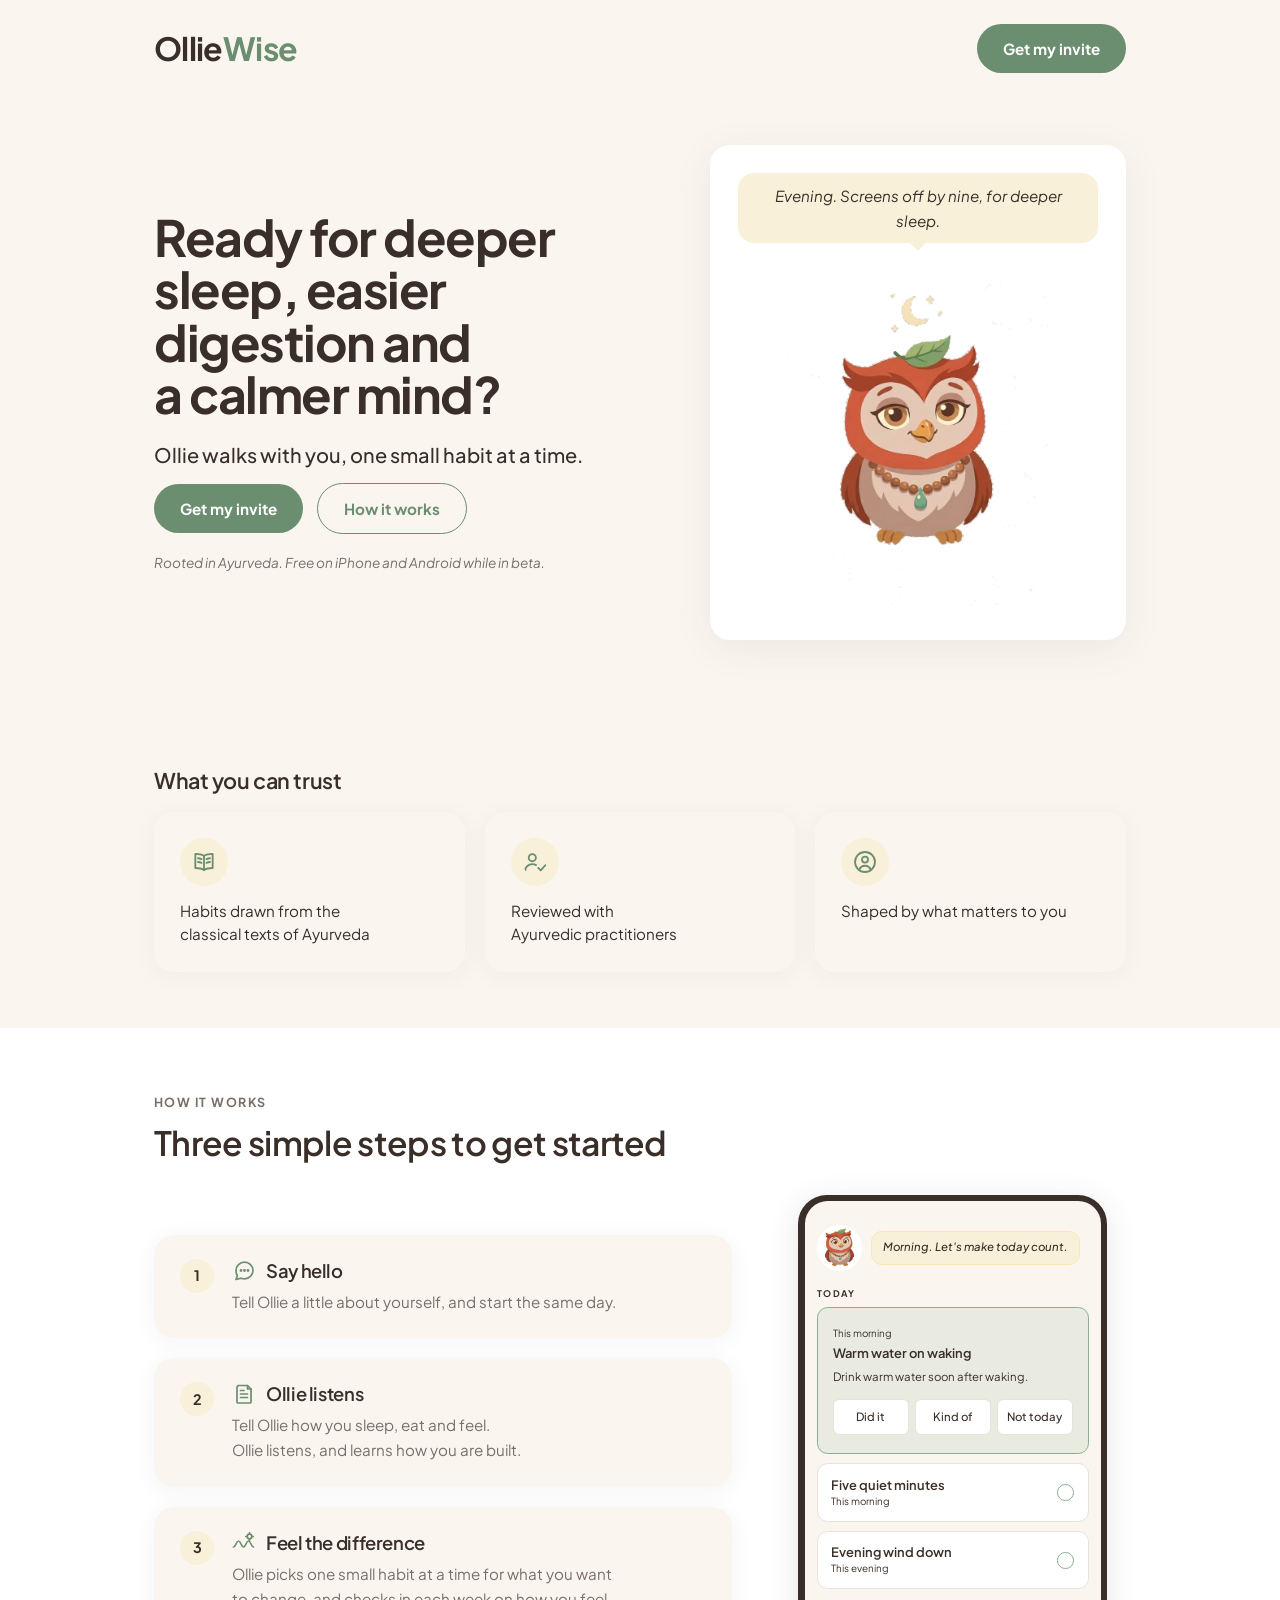
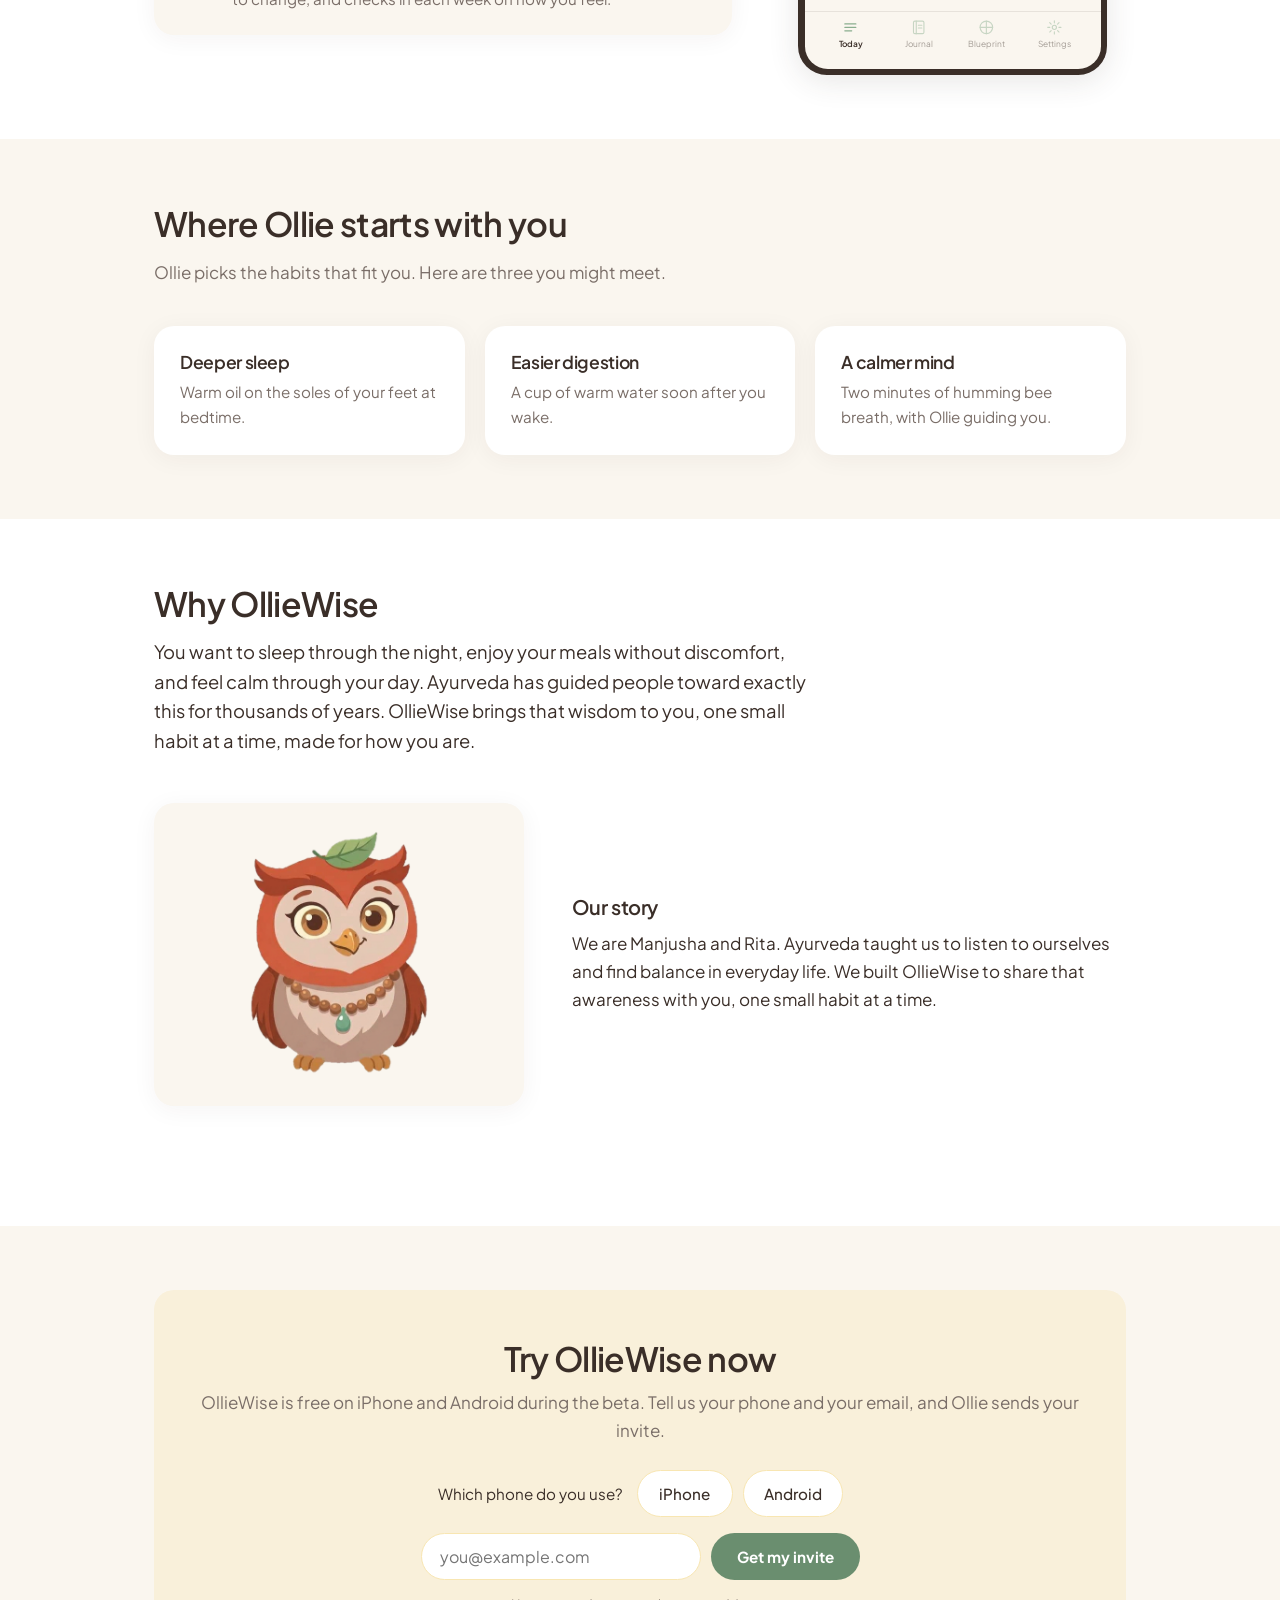
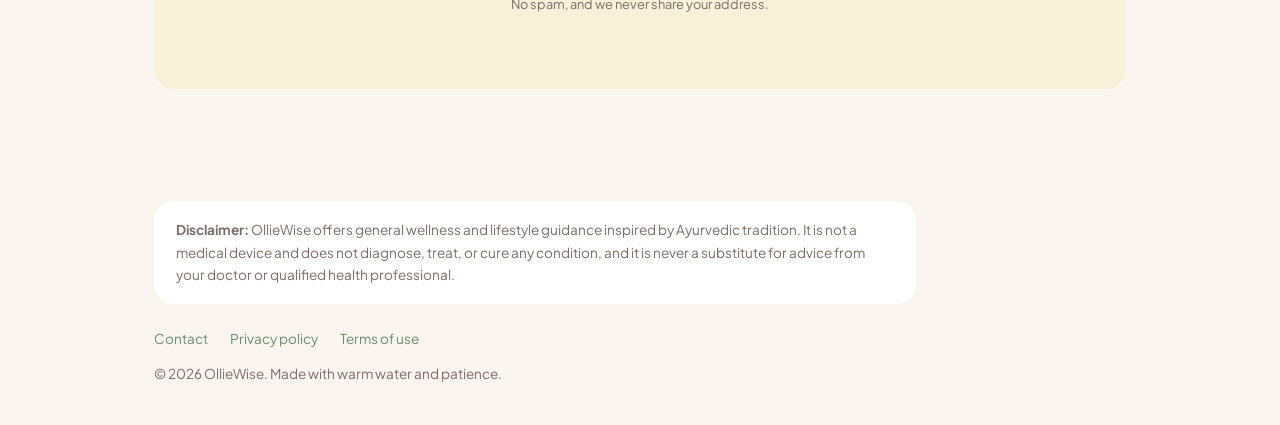
<file: index.html>
<!DOCTYPE html>
<html lang="en">
<head>
<meta charset="UTF-8">
<meta name="viewport" content="width=device-width, initial-scale=1.0">
<title>OllieWise · Ayurveda wellness app</title>
<meta name="description" content="OllieWise is an Ayurveda wellness app. Better digestion, deeper sleep, a calmer mind. One small habit at a time.">
<meta property="og:type" content="website">
<meta property="og:url" content="https://olliewise.com/">
<meta property="og:site_name" content="OllieWise">
<meta property="og:title" content="OllieWise · At home in yourself">
<meta property="og:description" content="The wisdom is already in you. OllieWise helps you hear it.">
<meta property="og:image" content="https://olliewise.com/og.png">
<meta property="og:image:width" content="1200">
<meta property="og:image:height" content="630">
<meta property="og:image:alt" content="OllieWise. At home in yourself. Ollie the owl with a green leaf on top of the head.">
<meta name="twitter:card" content="summary_large_image">
<link rel="preconnect" href="https://fonts.googleapis.com">
<link rel="preconnect" href="https://fonts.gstatic.com" crossorigin>
<link href="https://fonts.googleapis.com/css2?family=Plus+Jakarta+Sans:ital,wght@0,400;0,500;0,600;0,700;0,800;1,400;1,500&display=swap" rel="stylesheet">
<style>
  :root {
    --canvas: #FAF6EF;      /* Warm Ivory */
    --ink: #3A2E28;         /* Deep Bark */
    --ink-soft: #7A6E68;    /* Bark Light */
    --sage: #8AAE8F;        /* Sage Mist */
    --cta: #6A8E6F;         /* Deep Sage */
    --cta-pressed: #5A795E;
    --warm: #F9F0DA;        /* turmeric tint */
    --warm-border: #F8E6B2;
    --turmeric: #F5C842;
    --clay: #D4896A;
    --mauve: #B8A0B4;
    --vata: #7F77DD;
    --pitta: #D85A30;
    --kapha: #8AAE8F;
    --card: #FFFFFF;
  }
  * { margin: 0; padding: 0; box-sizing: border-box; }
  /* Form controls do not inherit the face from body. One font means one font. */
  button, input, textarea, select { font-family: inherit; }
  html { scroll-behavior: smooth; }
  body {
    background: var(--canvas);
    color: var(--ink);
    font-family: 'Plus Jakarta Sans', -apple-system, 'Segoe UI', sans-serif;
    font-size: 17px;
    line-height: 1.65;
    -webkit-font-smoothing: antialiased;
    text-rendering: optimizeLegibility;
  }
  h1, h2, h3 { font-family: 'Plus Jakarta Sans', -apple-system, sans-serif; font-weight: 600; line-height: 1.2; letter-spacing: -0.02em; }
  .wrap { max-width: 1020px; margin: 0 auto; padding: 0 24px; }

  /* Nav */
  nav {
    display: flex; align-items: center; justify-content: space-between;
    padding: 22px 0;
  }
  .wordmark { font-family: 'Plus Jakarta Sans', -apple-system, sans-serif; font-size: 2rem; font-weight: 700; letter-spacing: -0.02em; color: var(--ink); text-decoration: none; }
  .wordmark span { color: var(--cta); }
  .btn {
    display: inline-block; background: var(--cta); color: #fff;
    padding: 12px 26px; border-radius: 999px; text-decoration: none;
    font-weight: 700; font-size: 0.95rem; border: none; cursor: pointer;
    transition: background 0.15s ease;
  }
  .btn:hover { background: var(--cta-pressed); }
  .btn-quiet { background: transparent; color: var(--cta); border: 1.5px solid var(--cta); }
  .btn-quiet:hover { background: var(--warm); }

  /* Hero */
  .hero {
    display: grid; grid-template-columns: 1.1fr 0.9fr; gap: 48px;
    align-items: center; padding: 48px 0 72px;
  }
  .hero h1 { font-size: clamp(2.5rem, 5vw, 3.125rem); font-weight: 700; line-height: 1.05; letter-spacing: -0.03em; margin-bottom: 20px; text-wrap: balance; }
  .hero p.lead { font-size: 1.15rem; color: var(--ink-soft); margin-bottom: 28px; max-width: 34em; }
  /* Each sentence sits on a line of its own, so no line ends on a stray word */
  /* Keeps "in yourself." together, so a phone breaks the headline after "At home" */
  .hero h1 .keep { white-space: nowrap; }
  .hero p.lead span { display: block; text-wrap: balance; }
  .hero p.lead.why { font-size: 1.25rem; font-weight: 500; color: var(--ink); line-height: 1.4; margin-bottom: 14px; }
  .hero p.lead.get { font-size: 1.0625rem; line-height: 1.55; margin-bottom: 32px; }
  .hero .cta-row { display: flex; gap: 14px; align-items: center; flex-wrap: wrap; }
  .hero .hint { font-size: 0.85rem; color: var(--ink-soft); margin-top: 18px; font-style: italic; }
  .mascot-card {
    background: #fff; border-radius: 20px; padding: 28px;
    box-shadow: 0 8px 40px rgba(58, 46, 40, 0.07);
    text-align: center;
  }
  .mascot-card img { width: 100%; max-width: 260px; height: auto; }

  /* Ollie blink: face-coloured eyelids that sweep down over the awake images */
  .ollie-stage { position: relative; display: inline-block; width: 100%; max-width: 260px; line-height: 0; }
  .eyelid {
    position: absolute; pointer-events: none;
    background: linear-gradient(#ecd3c1, #e3c4b0);
    border-radius: 12% 12% 48% 48% / 12% 12% 92% 92%;
    transform: scaleY(0); transform-origin: top center;
    transition: transform 150ms ease-in-out;
    display: none; /* enabled per-image by JS on awake slots */
  }
  .eyelid::after {
    content: ''; position: absolute; left: 10%; right: 10%; bottom: 4%; height: 6%;
    border-radius: 50%; background: rgba(90, 58, 42, 0.45);
  }
  .ollie-stage.blink .eyelid { transform: scaleY(1); }

  /* Morning-only overlays: waving wing + crisp rotating sun */
  #ollie-wing, #ollie-sun { position: absolute; display: none; pointer-events: none; }
  .ollie-stage.is-morning #ollie-wing,
  .ollie-stage.is-morning #ollie-sun { display: block; }
  #ollie-wing {
    left: 65.0%; top: 43.5%; width: 27.3%; height: 36.1%;
    transform-origin: 10% 88%;
  }
  .ollie-stage.is-morning #ollie-wing.wave-now { animation: ollie-wave 1.9s ease-in-out; }
  #ollie-sun {
    left: 75.5%; top: 6%; width: 24%; height: auto;
    filter: drop-shadow(0 1px 2px rgba(214, 160, 40, 0.35));
  }
  #ollie-sun .rays {
    transform-box: fill-box; transform-origin: center;
    animation: ollie-spin 36s linear infinite;
  }
  @keyframes ollie-spin { to { transform: rotate(360deg); } }
  @keyframes ollie-wave {
    0%   { transform: rotate(0deg); }
    16%  { transform: rotate(-15deg); }
    32%  { transform: rotate(-4deg); }
    48%  { transform: rotate(-15deg); }
    64%  { transform: rotate(-4deg); }
    80%  { transform: rotate(-14deg); }
    100% { transform: rotate(0deg); }
  }
  /* Afternoon: a warm bowl of soup he just finished */
  #ollie-bowl { position: absolute; display: none; left: 55%; top: 66%; width: 42%; height: auto; pointer-events: none; }
  .ollie-stage.is-afternoon #ollie-bowl { display: block; }
  #ollie-bowl .steam { animation: bowl-steam 2s ease-in-out infinite; }
  @keyframes bowl-steam {
    0%, 100% { opacity: 0.30; transform: translateY(2px); }
    50%      { opacity: 0.75; transform: translateY(-3px); }
  }

  /* Night: deep, slow sleep-breathing + a leaf that quivers along with it */
  .ollie-stage.is-night {
    transform-origin: 50% 100%;    /* nest stays, body rises */
    animation: night-breathe 6s ease-in-out infinite;
  }
  @keyframes night-breathe {
    0%, 100% { transform: scale(1, 1); }
    50%      { transform: scale(1.009, 1.024); }
  }
  #ollie-leaf {
    position: absolute; display: none; pointer-events: none;
    left: 34.5%; top: 14.4%; width: 25.6%; height: auto;
    transform-origin: 10% 94%;     /* pivots at the stem */
  }
  .ollie-stage.is-night #ollie-leaf { display: block; animation: leaf-quiver 6s ease-in-out infinite; }
  @keyframes leaf-quiver {
    0%, 100% { transform: rotate(0deg); }
    50%      { transform: rotate(-2deg); }
  }
  @media (prefers-reduced-motion: reduce) {
    .eyelid { display: none !important; }
    #ollie-wing, #ollie-sun .rays { animation: none; }
    #ollie-bowl .steam { animation: none; }
    .ollie-stage.is-night, #ollie-leaf { animation: none; }
  }
  .mascot-card .speech {
    position: relative; display: inline-block; background: var(--warm);
    border-radius: 16px; padding: 10px 18px; font-style: italic; font-size: 0.95rem;
    color: var(--ink); margin-bottom: 14px;
  }
  /* Tail pointing down at Ollie */
  .mascot-card .speech::after {
    content: ''; position: absolute; left: 50%; bottom: -8px;
    transform: translateX(-50%);
    border-left: 9px solid transparent; border-right: 9px solid transparent;
    border-top: 9px solid var(--warm);
  }

  /* Sections */
  section { padding: 64px 0; }
  section.alt { background: #fff; }
  .kicker {
    text-transform: uppercase; letter-spacing: 0.12em; font-size: 0.78rem;
    font-weight: 700; color: var(--ink-soft); margin-bottom: 10px;
  }
  h2 { font-size: clamp(1.5rem, 3vw, 2.1rem); margin-bottom: 14px; }
  .section-lead { color: var(--ink-soft); max-width: 42em; margin-bottom: 40px; }

  /* How it works */
  #how h2 { margin-bottom: 32px; }
  .how-grid { display: grid; grid-template-columns: 1.25fr 0.75fr; gap: 48px; align-items: center; }
  #how .steps { grid-template-columns: 1fr; }
  #how .step p { text-wrap: balance; }
  @media (min-width: 761px) {
    #how .step { display: grid; grid-template-columns: 34px 1fr; column-gap: 18px; padding: 24px 26px; }
    #how .step .num { grid-row: 1 / span 2; margin-bottom: 0; }
    #how .step h3 { margin-bottom: 6px; }
  }

  /* A simplified drawing of the app's Today screen. Not a screenshot. */
  .app-shot { display: flex; justify-content: center; }
  .app-phone {
    zoom: 0.76; width: 390px; box-sizing: content-box; padding: 8px;
    background: var(--ink); border-radius: 38px;
    box-shadow: 0 8px 40px rgba(58, 46, 40, 0.12);
  }
  .app-screen { background: var(--canvas); border-radius: 30px; overflow: hidden; font-size: 15px; line-height: 1.5; color: var(--ink); }
  .app-body { padding: 32px 16px 28px; display: flex; flex-direction: column; gap: 24px; }
  .app-greet { display: flex; align-items: center; gap: 12px; }
  .app-ollie {
    width: 60px; height: 60px; border-radius: 50%; background: #fff; flex-shrink: 0;
    display: flex; align-items: center; justify-content: center;
  }
  .app-ollie img { width: 40px; height: auto; }
  .app-bubble {
    background: var(--warm); border: 1px solid var(--warm-border); border-radius: 14px;
    padding: 10px 14px; font-style: italic; font-weight: 500; line-height: 1.45;
  }
  .app-label { font-size: 12px; font-weight: 700; letter-spacing: 0.16em; line-height: 1.2; text-transform: uppercase; margin-bottom: 10px; }
  .app-habit { background: #E9EBE1; border: 1.5px solid var(--sage); border-radius: 14px; padding: 24px 20px; }
  .app-habit-title { font-size: 17px; font-weight: 600; line-height: 1.3; margin-bottom: 8px; }
  .app-habit-text { margin-bottom: 18px; }
  .app-when { font-size: 13px; line-height: 1.4; }
  .app-habit .app-when { margin-bottom: 6px; }
  .app-row {
    display: flex; align-items: center; justify-content: space-between; gap: 12px;
    background: #fff; border: 1px solid #E7E2DB; border-radius: 14px;
    padding: 16px 18px; margin-top: 12px;
  }
  .app-row .app-habit-title { margin-bottom: 2px; }
  .app-dot { width: 22px; height: 22px; border-radius: 50%; border: 1.6px solid var(--sage); flex-shrink: 0; }
  .app-answers { display: grid; grid-template-columns: repeat(3, 1fr); gap: 8px; }
  .app-answers span {
    height: 48px; border-radius: 8px; border: 1px solid #E7E2DB; background: #fff;
    display: flex; align-items: center; justify-content: center; font-weight: 500;
  }
  .app-tabs {
    display: grid; grid-template-columns: repeat(4, 1fr); border-top: 1px solid #E7E2DB;
    padding: 8px 16px 24px; text-align: center; font-size: 11px; line-height: 1.3;
  }
  .app-tabs span { min-height: 44px; display: flex; flex-direction: column; align-items: center; justify-content: center; gap: 4px; opacity: 0.45; }
  .app-tabs span.on { opacity: 1; font-weight: 600; }
  .app-tabs svg { width: 22px; height: 22px; color: var(--sage); }
  .steps { display: grid; grid-template-columns: repeat(3, 1fr); gap: 20px; }
  .step {
    background: var(--card); border-radius: 20px; padding: 26px;
    box-shadow: 0 4px 24px rgba(58, 46, 40, 0.05);
  }
  .step h3 { display: flex; align-items: center; gap: 10px; }
  .step .icon {
    width: 24px; height: 24px; color: var(--cta); flex-shrink: 0;
  }
  section.alt .step { background: var(--canvas); }
  .step .num {
    width: 34px; height: 34px; border-radius: 50%; background: var(--warm);
    display: flex; align-items: center;
    justify-content: center; font-weight: 700; font-size: 0.9rem; margin-bottom: 14px;
  }
  .step h3 { font-size: 1.15rem; margin-bottom: 8px; }
  .step p { font-size: 0.95rem; color: var(--ink-soft); }

  /* Plain words */
  .patterns { display: grid; grid-template-columns: repeat(3, 1fr); gap: 20px; margin-top: 8px; }
  .pattern {
    border-radius: 20px; padding: 26px; background: var(--card);
    box-shadow: 0 4px 24px rgba(58, 46, 40, 0.05);
    display: flex; flex-direction: column;
  }
  .pattern h3 { font-size: 1.1rem; margin-bottom: 8px; display: flex; align-items: center; gap: 10px; }
  .pattern .icon { width: 28px; height: 28px; color: var(--cta); flex-shrink: 0; }
  .pattern p { font-size: 0.95rem; color: var(--ink-soft); }
  .pattern .trad {
    margin-top: 14px; padding-top: 12px; font-size: 0.8rem; color: var(--ink-soft);
    border-top: 1px dashed var(--warm-border);
  }
  #built .pattern { align-items: center; text-align: center; }
  #built h2, #built .section-lead { text-align: center; }
  #built .section-lead { margin-left: auto; margin-right: auto; }
  .pattern-ollie { height: 120px; width: auto; margin-bottom: 14px; }
  #built .pattern .trad { align-self: stretch; }
  #built .patterns-close { text-align: center; }
  .patterns-close { margin-top: 32px; font-size: 1.15rem; font-weight: 500; color: var(--ink); }
  .pattern .trad em { color: var(--ink); font-style: normal; font-weight: 700; }

  /* About */
  .about-why { color: var(--ink); font-size: 1.15rem; line-height: 1.6; max-width: 36em; margin-bottom: 48px; text-wrap: pretty; }
  .about h3 { font-size: 1.25rem; margin-bottom: 10px; }
  .about-story {
    display: grid; grid-template-columns: 0.8fr 1.2fr; gap: 48px;
    align-items: center; margin-bottom: 56px;
  }
  .about-ollie {
    background: var(--canvas); border-radius: 20px; padding: 28px;
    box-shadow: 0 4px 24px rgba(58, 46, 40, 0.05); text-align: center; line-height: 0;
  }
  .about-stage { position: relative; display: inline-block; width: 100%; max-width: 190px; line-height: 0; }
  .about-stage img { width: 100%; height: auto; }
  .about-stage .eyelid { display: block; }
  .about-stage.blink .eyelid { transform: scaleY(1); }
  .about-story p { color: var(--ink); max-width: 32em; text-wrap: pretty; }
  .about h3.trust-title { margin-bottom: 18px; }
  .trust { display: grid; grid-template-columns: repeat(3, 1fr); gap: 20px; }
  .trust-item {
    background: var(--canvas); border-radius: 20px; padding: 26px;
    box-shadow: 0 4px 24px rgba(58, 46, 40, 0.05);
  }
  .trust-item .icon {
    display: block; box-sizing: border-box; width: 48px; height: 48px; padding: 11px;
    border-radius: 50%; background: var(--warm); color: var(--cta); margin-bottom: 14px;
  }
  .trust-item p { font-size: 0.95rem; color: var(--ink); line-height: 1.5; text-wrap: balance; }

  /* Waitlist */
  .waitlist-box {
    background: var(--warm);
    border-radius: 20px; padding: 48px 32px; text-align: center;
  }
  .waitlist-box h2 { margin-bottom: 10px; }
  .waitlist-box p { color: var(--ink-soft); margin-bottom: 26px; }
  .waitlist-form { display: flex; flex-direction: column; align-items: center; gap: 16px; }
  .email-row { display: flex; gap: 10px; justify-content: center; flex-wrap: wrap; }
  .phone-choice { border: 0; display: flex; gap: 10px; align-items: center; justify-content: center; flex-wrap: wrap; }
  .phone-choice legend { float: left; width: auto; font-size: 0.95rem; color: var(--ink); margin-right: 4px; }
  .phone-choice label { cursor: pointer; }
  .phone-choice input { position: absolute; opacity: 0; width: 1px; height: 1px; }
  .phone-choice span {
    display: inline-block; min-width: 96px; padding: 10px 20px; border-radius: 999px;
    border: 1.5px solid var(--warm-border); background: #fff; color: var(--ink);
    font-size: 0.95rem; font-weight: 500; transition: background 0.15s ease, border-color 0.15s ease;
  }
  .phone-choice input:checked + span { background: #E9EBE1; border-color: var(--cta); font-weight: 700; }
  .phone-choice input:focus-visible + span { outline: 2px solid var(--sage); outline-offset: 2px; }
  .waitlist-form input[type="email"] {
    padding: 12px 18px; border-radius: 999px; border: 1.5px solid var(--warm-border);
    font-size: 1rem; font-family: inherit; min-width: 280px; background: #fff;
    color: var(--ink);
  }
  .waitlist-form input[type="email"]:focus { outline: 2px solid var(--sage); border-color: var(--sage); }
  .form-note { font-size: 0.8rem; color: var(--ink-soft); margin-top: 14px; }

  /* Footer */
  footer { padding: 48px 0 40px; font-size: 0.85rem; color: var(--ink-soft); }
  footer .disclaimer {
    background: #fff; border-radius: 20px;
    padding: 18px 22px; margin-bottom: 24px; max-width: 56em;
  }
  footer .links { display: flex; gap: 22px; flex-wrap: wrap; margin-bottom: 12px; }
  footer a { color: var(--cta); text-decoration: none; }
  footer a:hover { text-decoration: underline; }

  @media (max-width: 760px) {
    .hero { grid-template-columns: 1fr; gap: 28px; padding: 24px 0 48px; }
    .mascot-card { order: -1; max-width: 300px; margin: 0 auto; padding: 20px; }
    .mascot-card img#ollie-img, .ollie-stage { max-width: 168px; }
    .steps, .patterns, .trust { grid-template-columns: 1fr; }
    /* Waitlist on a phone: the email box takes the full width, button under it */
    .email-row { display: contents; }
    #waitlist-email { width: 100%; min-width: 0; }
    .how-grid { grid-template-columns: 1fr; gap: 32px; }
    .app-shot { order: -1; }
    .about-story { grid-template-columns: 1fr; gap: 24px; margin-bottom: 48px; }
    .about-ollie { max-width: 300px; width: 100%; margin: 0 auto; padding: 20px; }
    .about-stage { max-width: 150px; }
    section { padding: 48px 0; }
  }
  .trust-band { padding-top: 56px; padding-bottom: 56px; }
  .trust-band h2.trust-title { font-size: 1.35rem; margin-bottom: 18px; }
  .patterns.helps .pattern h3 { margin-bottom: 6px; }
  .beta-next { margin-top: 22px; }
  .beta-next p { color: var(--ink); margin-bottom: 14px; }
</style>
</head>
<body>

<div class="wrap">
  <nav>
    <a class="wordmark" href="#">Ollie<span>Wise</span></a>
    <a class="btn" href="#beta">Get my invite</a>
  </nav>

  <header class="hero">
    <div>
      <h1>Ready for deeper sleep, easier digestion and a calmer mind?</h1>
      <p class="lead why"><span>Ollie walks with you, one small habit at a time.</span></p>
      <div class="cta-row">
        <a class="btn" href="#beta">Get my invite</a>
        <a class="btn btn-quiet" href="#how">How it works</a>
      </div>
      <p class="hint">Rooted in Ayurveda. Free on iPhone and Android while in beta.</p>
    </div>
    <div class="mascot-card">
      <div class="speech" id="ollie-speech">Evening. Time to wind down well.</div>
      <div class="ollie-stage" id="ollie-stage">
        <img src="ollie_clean.png" id="ollie-img" alt="Ollie the owl, with a green leaf on top of the head">
        <img src="ollie_wing.png?v=6" id="ollie-wing" alt="" aria-hidden="true">
        <svg id="ollie-sun" viewBox="0 0 100 100" aria-hidden="true">
          <g class="rays">
            <circle cx="50" cy="50" r="20" fill="#F6C645"/>
            <g stroke="#F6C645" stroke-width="5" stroke-linecap="round">
              <line x1="50" y1="6"  x2="50" y2="20"/>
              <line x1="50" y1="80" x2="50" y2="94"/>
              <line x1="6"  y1="50" x2="20" y2="50"/>
              <line x1="80" y1="50" x2="94" y2="50"/>
              <line x1="19" y1="19" x2="29" y2="29"/>
              <line x1="71" y1="71" x2="81" y2="81"/>
              <line x1="81" y1="19" x2="71" y2="29"/>
              <line x1="29" y1="71" x2="19" y2="81"/>
            </g>
          </g>
        </svg>
        <svg id="ollie-bowl" viewBox="0 0 120 132" aria-hidden="true">
          <g class="steam" fill="none" stroke="#CDBFA8" stroke-width="4.5" stroke-linecap="round">
            <path d="M50 78 C44 68 54 62 49 52 C44 43 53 37 49 27"/>
            <path d="M70 80 C76 70 65 63 71 53 C77 44 66 38 71 30"/>
          </g>
          <path d="M12 88 A48 12 0 0 0 108 88 L96 116 Q60 130 24 116 Z" fill="#F2DFB6" stroke="#C99A5E" stroke-width="3"/>
          <ellipse cx="60" cy="88" rx="48" ry="12.5" fill="#EBD094" stroke="#C99A5E" stroke-width="3"/>
          <ellipse cx="60" cy="87" rx="40" ry="9" fill="#E8A24C"/>
          <ellipse cx="52" cy="85" rx="15" ry="3.4" fill="#F0B968" opacity="0.9"/>
          <circle cx="70" cy="88" r="2" fill="#8AAE8F"/>
          <circle cx="48" cy="89" r="1.6" fill="#8AAE8F"/>
          <circle cx="62" cy="90" r="1.5" fill="#6F9A76"/>
          <line x1="66" y1="90" x2="96" y2="58" stroke="#B07D42" stroke-width="6.2" stroke-linecap="round"/>
          <ellipse cx="99" cy="54" rx="8" ry="6" fill="#C48E4E" stroke="#B07D42" stroke-width="2" transform="rotate(38 99 54)"/>
        </svg>
        <img src="ollie_night_leaf.png?v=1" id="ollie-leaf" alt="" aria-hidden="true">
        <span class="eyelid" id="lid-l"></span>
        <span class="eyelid" id="lid-r"></span>
      </div>
    </div>
  </header>
</div>

<section class="trust-band" id="trust">
  <div class="wrap">
    <h2 class="trust-title">What you can trust</h2>
    <div class="trust">
      <div class="trust-item">
        <svg class="icon" viewBox="0 0 24 24" fill="none" stroke="currentColor" stroke-width="1.7" stroke-linecap="round" stroke-linejoin="round" aria-hidden="true">
          <path d="M12 6.5C10.3 5.2 7.8 4.5 4 4.5v13c3.8 0 6.3.7 8 2 1.7-1.3 4.2-2 8-2v-13c-3.8 0-6.3.7-8 2z"/>
          <path d="M12 6.5v13"/>
          <path d="M6.5 8.5c1.2.1 2.300.4 3.200.8M6.500 12c1.200.1 2.300.4 3.200.8M17.500 8.500c-1.200.1-2.300.4-3.200.8M17.500 12c-1.200.1-2.300.4-3.200.8"/>
        </svg>
        <p>Habits drawn from the classical texts of Ayurveda</p>
      </div>
      <div class="trust-item">
        <svg class="icon" viewBox="0 0 24 24" fill="none" stroke="currentColor" stroke-width="1.7" stroke-linecap="round" stroke-linejoin="round" aria-hidden="true">
          <circle cx="9.5" cy="8" r="3.3"/>
          <path d="M3 20c0-3.600 2.900-6 6.500-6 1.300 0 2.500.3 3.500.9"/>
          <path d="M15 17.500l2.300 2.300L21.500 15"/>
        </svg>
        <p>Reviewed with Ayurvedic practitioners</p>
      </div>
      <div class="trust-item">
        <svg class="icon" viewBox="0 0 24 24" fill="none" stroke="currentColor" stroke-width="1.7" stroke-linecap="round" stroke-linejoin="round" aria-hidden="true">
          <circle cx="12" cy="12" r="9.2"/>
          <circle cx="12" cy="9.800" r="2.800"/>
          <path d="M6.700 19.200c.9-2.300 2.900-3.700 5.300-3.700s4.400 1.400 5.300 3.700"/>
        </svg>
        <p>Shaped by what matters to you</p>
      </div>
    </div>
  </div>
</section>

<section class="alt" id="how">
  <div class="wrap">
    <p class="kicker">How it works</p>
    <h2>Three simple steps to get started</h2>
    <div class="how-grid">
    <div class="steps">
      <div class="step">
        <div class="num">1</div>
        <h3><svg class="icon" viewBox="0 0 24 24" fill="none" stroke="currentColor" stroke-width="1.7" stroke-linecap="round" stroke-linejoin="round" aria-hidden="true">
          <path d="M21 11.5a8.4 8.4 0 0 1-8.5 8.3 8.9 8.9 0 0 1-3.2-.6L4 20.5l1.4-4A8 8 0 0 1 4 11.5 8.4 8.4 0 0 1 12.5 3.2 8.4 8.4 0 0 1 21 11.5z"/>
          <circle cx="9" cy="11.5" r="0.6" fill="currentColor"/>
          <circle cx="12.5" cy="11.5" r="0.6" fill="currentColor"/>
          <circle cx="16" cy="11.5" r="0.6" fill="currentColor"/>
        </svg>Say hello</h3>
        <p>Tell Ollie a little about yourself, and start the same day.</p>
      </div>
      <div class="step">
        <div class="num">2</div>
        <h3><svg class="icon" viewBox="0 0 24 24" fill="none" stroke="currentColor" stroke-width="1.7" stroke-linecap="round" stroke-linejoin="round" aria-hidden="true">
          <path d="M6 3.5h9.5L19 7v13a1 1 0 0 1-1 1H6a1 1 0 0 1-1-1v-15a1 1 0 0 1 1-1z"/>
          <path d="M15.5 3.5V7H19"/>
          <path d="M8.5 12h7M8.5 15.5h7M8.5 8.5h3.5"/>
        </svg>Ollie listens</h3>
        <p>Tell Ollie how you sleep, eat and feel. Ollie listens, and learns how you are built.</p>
      </div>
      <div class="step">
        <div class="num">3</div>
        <h3><svg class="icon" viewBox="0 0 24 24" fill="none" stroke="currentColor" stroke-width="1.7" stroke-linecap="round" stroke-linejoin="round" aria-hidden="true">
          <path d="M3 15c2.5 0 2.5-6 5-6s2.5 6 5 6 2.5-6 5-6 2.5 6 5 6" transform="translate(-1.5 1)"/>
          <circle cx="17.5" cy="5.5" r="2.3"/>
          <path d="M17.5 1.8v.9M17.5 8.3v.9M13.8 5.5h.9M20.3 5.5h.9"/>
        </svg>Feel the difference</h3>
        <p>Ollie picks one small habit at a time for what you want to change, and checks in each week on how you feel.</p>
      </div>
    </div>
      <!-- Simplified drawing of the Today screen. Wording matches the app. -->
      <div class="app-shot" role="img" aria-label="The Today screen in the OllieWise app. Ollie says: Morning. Let's make today count. Three habits for today: Warm water on waking, Five quiet minutes, and Evening wind down.">
        <div class="app-phone" aria-hidden="true">
          <div class="app-screen">
            <div class="app-body">
              <div class="app-greet">
                <div class="app-ollie"><img src="ollie_clean.png" alt="" loading="lazy"></div>
                <div class="app-bubble">Morning. Let's make today count.</div>
              </div>
              <div>
                <div class="app-label">Today</div>
                <div class="app-habit">
                  <div class="app-when">This morning</div>
                  <div class="app-habit-title">Warm water on waking</div>
                  <div class="app-habit-text">Drink warm water soon after waking.</div>
                  <div class="app-answers"><span>Did it</span><span>Kind of</span><span>Not today</span></div>
                </div>
                <div class="app-row"><div><div class="app-habit-title">Five quiet minutes</div><div class="app-when">This morning</div></div><span class="app-dot"></span></div>
                <div class="app-row"><div><div class="app-habit-title">Evening wind down</div><div class="app-when">This evening</div></div><span class="app-dot"></span></div>
              </div>
            </div>
            <div class="app-tabs">
              <span class="on"><svg viewBox="0 0 24 24" fill="none" stroke="currentColor" stroke-width="1.6" stroke-linecap="round"><path d="M4 7h16M4 12h16M4 17h10"/></svg>Today</span>
              <span><svg viewBox="0 0 24 24" fill="none" stroke="currentColor" stroke-width="1.6" stroke-linecap="round"><rect x="5" y="3" width="15" height="18" rx="2"/><path d="M9 3v18M12 9h5M12 13h5"/></svg>Journal</span>
              <span><svg viewBox="0 0 24 24" fill="none" stroke="currentColor" stroke-width="1.6" stroke-linecap="round"><circle cx="12" cy="12" r="9"/><path d="M12 3v18M3 12h18"/></svg>Blueprint</span>
              <span><svg viewBox="0 0 24 24" fill="none" stroke="currentColor" stroke-width="1.6" stroke-linecap="round"><circle cx="12" cy="12" r="3"/><path d="M12 2.5v3M12 18.500v3M2.500 12h3M18.500 12h3M5.300 5.300l2.100 2.100M16.600 16.600l2.100 2.100M5.300 18.700l2.100-2.100M16.600 7.400l2.100-2.100"/></svg>Settings</span>
            </div>
          </div>
        </div>
      </div>
    </div>
  </div>
</section>


<section id="helps">
  <div class="wrap">
    <h2>Where Ollie starts with you</h2>
    <p class="section-lead">Ollie picks the habits that fit you. Here are three you might meet.</p>
    <div class="patterns helps">
      <div class="pattern">
        <h3>Deeper sleep</h3>
        <p>Warm oil on the soles of your feet at bedtime.</p>
      </div>
      <div class="pattern">
        <h3>Easier digestion</h3>
        <p>A cup of warm water soon after you wake.</p>
      </div>
      <div class="pattern">
        <h3>A calmer mind</h3>
        <p>Two minutes of humming bee breath, with Ollie guiding you.</p>
      </div>
    </div>
  </div>
</section>

<section class="alt about" id="about">
  <div class="wrap">
    <h2>Why OllieWise</h2>
    <p class="about-why">You want to sleep through the night, enjoy your meals without discomfort,
    and feel calm through your day. Ayurveda has guided people toward exactly this for
    thousands of years. OllieWise brings that wisdom to you, one small habit at a time,
    made for how you are.</p>

    <div class="about-story">
      <!-- Daytime Ollie, eyes open. To change the pose, change the src below. -->
      <div class="about-ollie">
        <span class="about-stage" id="about-stage">
          <img src="ollie_clean.png" id="about-ollie-img" alt="Ollie the owl" loading="lazy">
          <!-- Eyelids for the blink. Positions match ollie_clean.png; adjust if the image changes. -->
          <span class="eyelid" style="left:23%; top:26%; width:25%; height:20%"></span>
          <span class="eyelid" style="left:58%; top:24%; width:23.5%; height:20%"></span>
        </span>
      </div>
      <div>
        <h3>Our story</h3>
        <p>We are Manjusha and Rita. Ayurveda taught us to listen to ourselves and find balance in everyday life.
        We built OllieWise to share that awareness with you, one small habit
        at a time.</p>
      </div>
    </div>

  </div>
</section>

<section id="beta">
  <div class="wrap">
    <div class="waitlist-box">
      <h2 id="waitlist-title">Try OllieWise now</h2>
      <p id="waitlist-lead">OllieWise is free on iPhone and Android during the beta.
      Tell us your phone and your email, and Ollie sends your invite.</p>
      <form class="waitlist-form" id="waitlist-form"
            action="/api/waitlist" method="post">
        <fieldset class="phone-choice">
          <legend>Which phone do you use?</legend>
          <label><input type="radio" name="phone" value="iphone" required><span>iPhone</span></label>
          <label><input type="radio" name="phone" value="android"><span>Android</span></label>
        </fieldset>
        <div class="email-row">
          <input type="email" name="email" id="waitlist-email" placeholder="you@example.com"
                 required aria-label="Email address" autocomplete="email" inputmode="email"
                 autocapitalize="off" autocorrect="off" spellcheck="false">
          <!-- Honeypot: hidden from humans, irresistible to bots -->
          <input type="text" name="nickname" tabindex="-1" autocomplete="off"
                 style="position:absolute; left:-9999px;" aria-hidden="true">
          <button class="btn" type="submit">Get my invite</button>
        </div>
      </form>
      <p class="form-note" id="waitlist-note">No spam, and we never share your address.</p>
      <div class="beta-next" id="beta-iphone" hidden>
        <p>On your iPhone, install TestFlight from the App Store, then tap the button below and choose Accept, then Install.</p>
        <a class="btn" href="https://testflight.apple.com/join/MwQbJQtA">Join the iPhone beta</a>
      </div>
      <div class="beta-next" id="beta-android" hidden>
        <p>On your Android phone, tap the button below, then Become a tester, then Download it on Google Play.</p>
        <a class="btn" href="https://play.google.com/apps/testing/com.olliewise.app">Join the Android beta</a>
      </div>
    </div>
  </div>
</section>

<footer>
  <div class="wrap">
    <div class="disclaimer">
      <strong>Disclaimer:</strong> OllieWise offers general wellness and
      lifestyle guidance inspired by Ayurvedic tradition. It is not a medical
      device and does not diagnose, treat, or cure any condition, and it is
      never a substitute for advice from your doctor or qualified health
      professional.
    </div>
    <div class="links">
      <a href="mailto:hello@olliewise.com">Contact</a>
      <a href="/privacy">Privacy policy</a>
      <a href="/terms">Terms of use</a>
    </div>
    <p>&copy; 2026 OllieWise. Made with warm water and patience.</p>
  </div>
</footer>

<script>
  // Ollie greets by time of day, echoing the in-app dinacharya voice.
  (function () {
    // Testing: append ?hour=8 (etc.) to the URL to preview any time of day.
    var override = new URLSearchParams(location.search).get('hour');
    var h = override !== null ? Number(override) : new Date().getHours();
    var slot =
      h >= 5 && h < 11  ? ['ollie_morning_base.png?v=6',
                           'Morning. Warm water first, for easy digestion.',
                           'Ollie the owl, waving good morning under a little sun'] :
      h >= 11 && h < 17 ? ['ollie_clean.png',
                           'Afternoon. Make lunch your biggest meal, for easy digestion.',
                           'Ollie the owl, with a green leaf on top of the head'] :
      h >= 17 && h < 22 ? ['ollie_evening.png',
                           'Evening. Screens off by nine, for deeper sleep.',
                           'Ollie the owl, with sleepy eyes under a crescent moon'] :
                          ['ollie_night_base.png?v=1',
                           'Still up? Slow breaths now, for a calmer mind.',
                           'Ollie the owl, asleep in her nest under a crescent moon'];
    document.getElementById('ollie-speech').textContent = slot[1];

    // Waitlist: submit via fetch, thank inline instead of redirecting.
    var form = document.getElementById('waitlist-form');

    form.addEventListener('submit', function (e) {
      e.preventDefault();
      var btn = form.querySelector('button');
      btn.disabled = true; btn.textContent = 'One moment…';
      fetch(form.action, {
        method: 'POST',
        body: new FormData(form),
        headers: { 'Accept': 'application/json' }
      }).then(function (r) {
        if (!r.ok) throw new Error();
        return r.json();
      }).then(function (data) {
        form.style.display = 'none';
        document.getElementById('waitlist-lead').style.display = 'none';
        var phone = (new FormData(form)).get('phone');
        document.getElementById('waitlist-title').textContent = "You're in the nest";
        if (phone === 'iphone') {
          document.getElementById('waitlist-note').textContent =
            'Your invite is on its way by email. You can also start right now.';
          document.getElementById('beta-iphone').hidden = false;
        } else {
          document.getElementById('waitlist-note').textContent =
            'Your invite is on its way by email. You can also start right now.';
          document.getElementById('beta-android').hidden = false;
        }
      }).catch(function () {
        btn.disabled = false; btn.textContent = 'Get my invite';
        document.getElementById('waitlist-note').textContent =
          'Hmm, that didn’t go through. Please try again in a moment.';
      });
    });
    var img = document.getElementById('ollie-img');
    if (!img.src.endsWith(slot[0])) { img.src = slot[0]; img.alt = slot[2]; }

    // --- Blinking eyes -------------------------------------------------
    // Eyelid boxes are % of the image, measured per awake artwork.
    // {l,t,w,h} = left, top, width, height. Evening/night = no blink (sleepy).
    var EYES = {
      'ollie_morning_base.png?v=6': [ {l:16.5,t:27,w:22,h:20}, {l:45,t:25,w:20,h:20} ],
      'ollie_clean.png':                 [ {l:23,t:26,w:25,h:20}, {l:58,t:24,w:23.5,h:20} ],
      'ollie_evening.png':         [ {l:33,t:41.5,w:15,h:9.5}, {l:55.5,t:40.5,w:13.5,h:9.5} ]
    };
    var stage = document.getElementById('ollie-stage');
    var lids = [document.getElementById('lid-l'), document.getElementById('lid-r')];
    var reduce = window.matchMedia && window.matchMedia('(prefers-reduced-motion: reduce)').matches;
    var blinkTimer;

    function placeLids(name) {
      clearTimeout(blinkTimer);
      stage.classList.remove('blink');
      var geo = EYES[name];
      if (!geo || reduce) { lids.forEach(function (el) { el.style.display = 'none'; }); return; }
      lids.forEach(function (el, i) {
        var b = geo[i];
        el.style.left = b.l + '%'; el.style.top = b.t + '%';
        el.style.width = b.w + '%'; el.style.height = b.h + '%';
        el.style.display = 'block';
      });
      scheduleBlink();
    }

    function doBlink(then) {
      stage.classList.add('blink');
      setTimeout(function () { stage.classList.remove('blink'); if (then) then(); }, 340);
    }

    function scheduleBlink() {
      // Randomised gap so blinks feel natural, not metronomic.
      blinkTimer = setTimeout(function () {
        doBlink();
        scheduleBlink();
      }, 1800 + Math.random() * 5200);
    }

    // --- Waving wing (random bursts, morning only) ---
    var wing = document.getElementById('ollie-wing');
    var waveTimer;
    wing.addEventListener('animationend', function () { wing.classList.remove('wave-now'); });
    function scheduleWave() {
      waveTimer = setTimeout(function () {
        wing.classList.remove('wave-now');
        void wing.offsetWidth;        // reflow so the animation can retrigger
        wing.classList.add('wave-now');
        scheduleWave();
      }, 3000 + Math.random() * 5500);
    }

    // Morning gets the waving wing + crisp sun overlays.
    var isMorning = slot[0] === 'ollie_morning_base.png?v=6';
    stage.classList.toggle('is-morning', isMorning);
    stage.classList.toggle('is-afternoon', slot[0] === 'ollie_clean.png');
    stage.classList.toggle('is-night', slot[0] === 'ollie_night_base.png?v=1');
    clearTimeout(waveTimer);
    if (isMorning && !reduce) scheduleWave();

    placeLids(slot[0]);
  })();
</script>
<script>
  // About section: Ollie blinks now and then.
  (function () {
    var st = document.getElementById('about-stage');
    if (!st) return;
    if (window.matchMedia && window.matchMedia('(prefers-reduced-motion: reduce)').matches) return;
    (function loop() {
      setTimeout(function () {
        st.classList.add('blink');
        setTimeout(function () { st.classList.remove('blink'); }, 340);
        loop();
      }, 2200 + Math.random() * 5200);
    })();
  })();
</script>
</body>
</html>
</file>
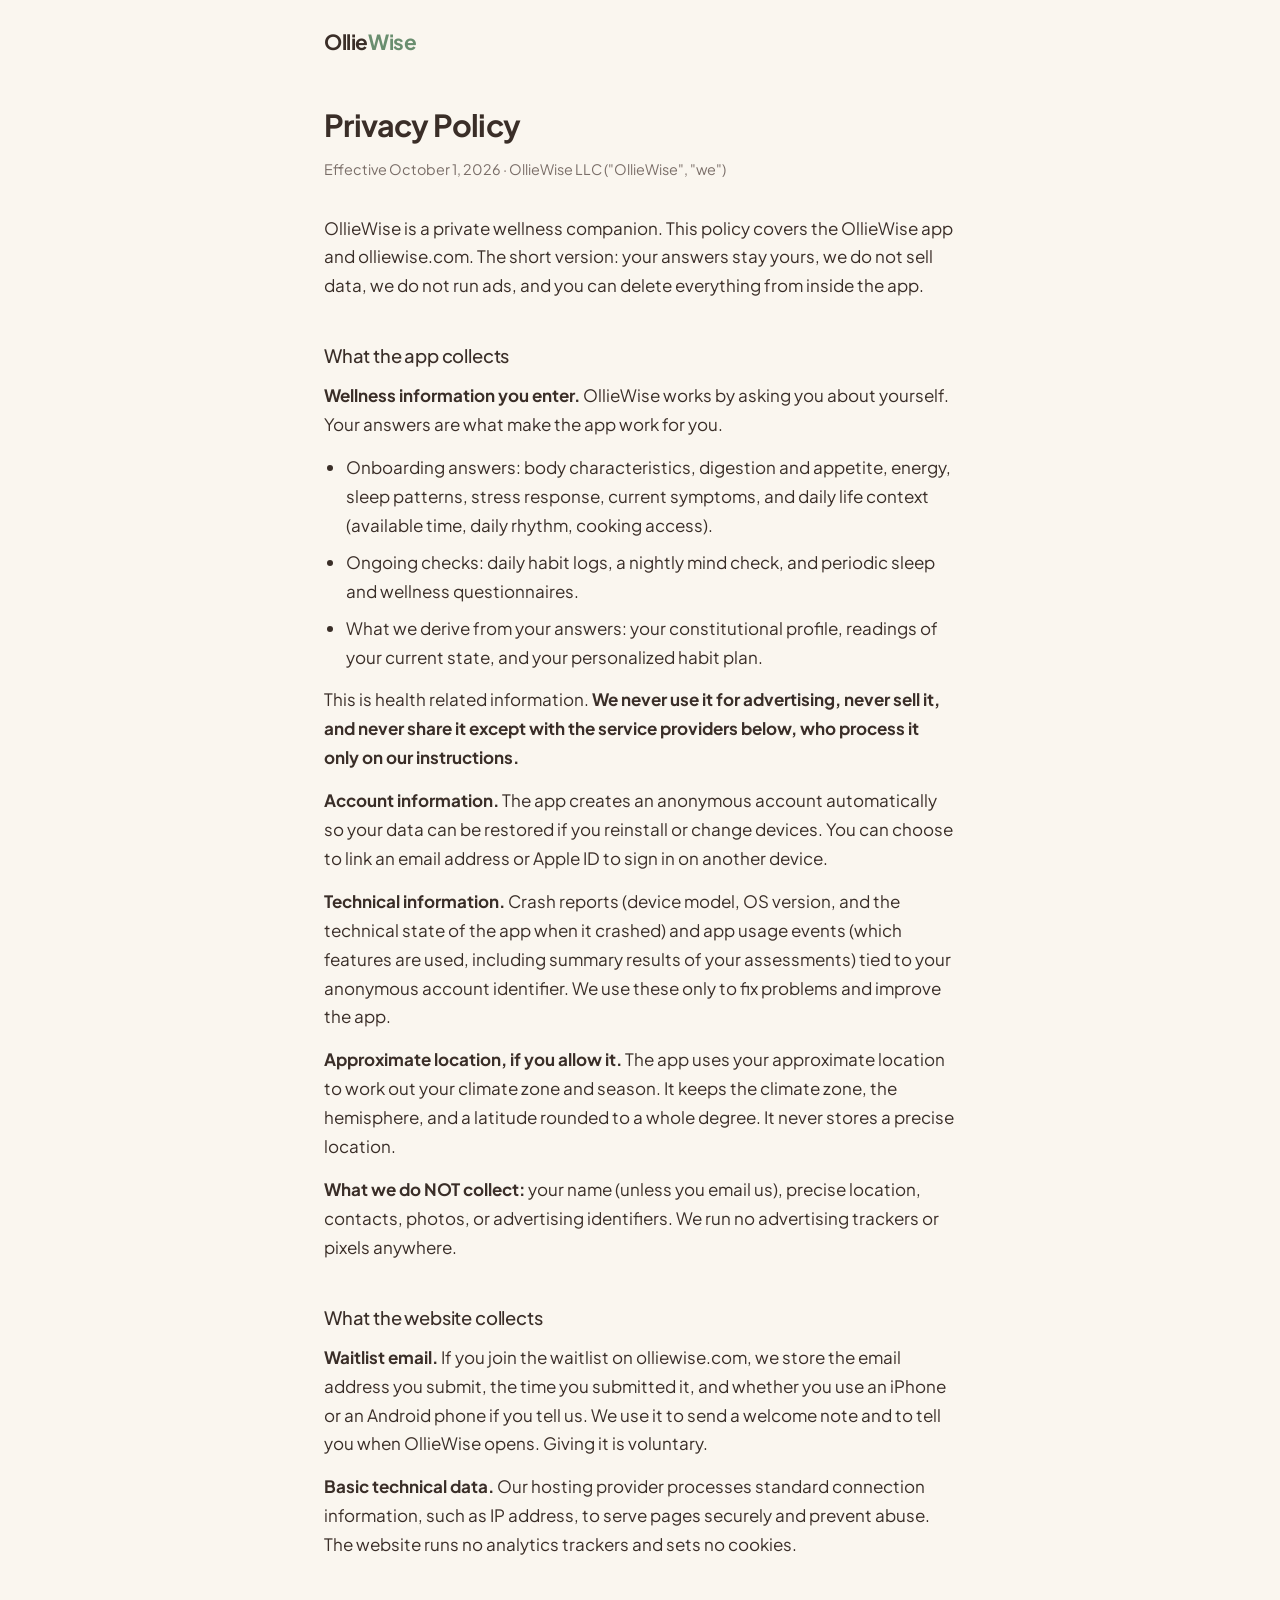
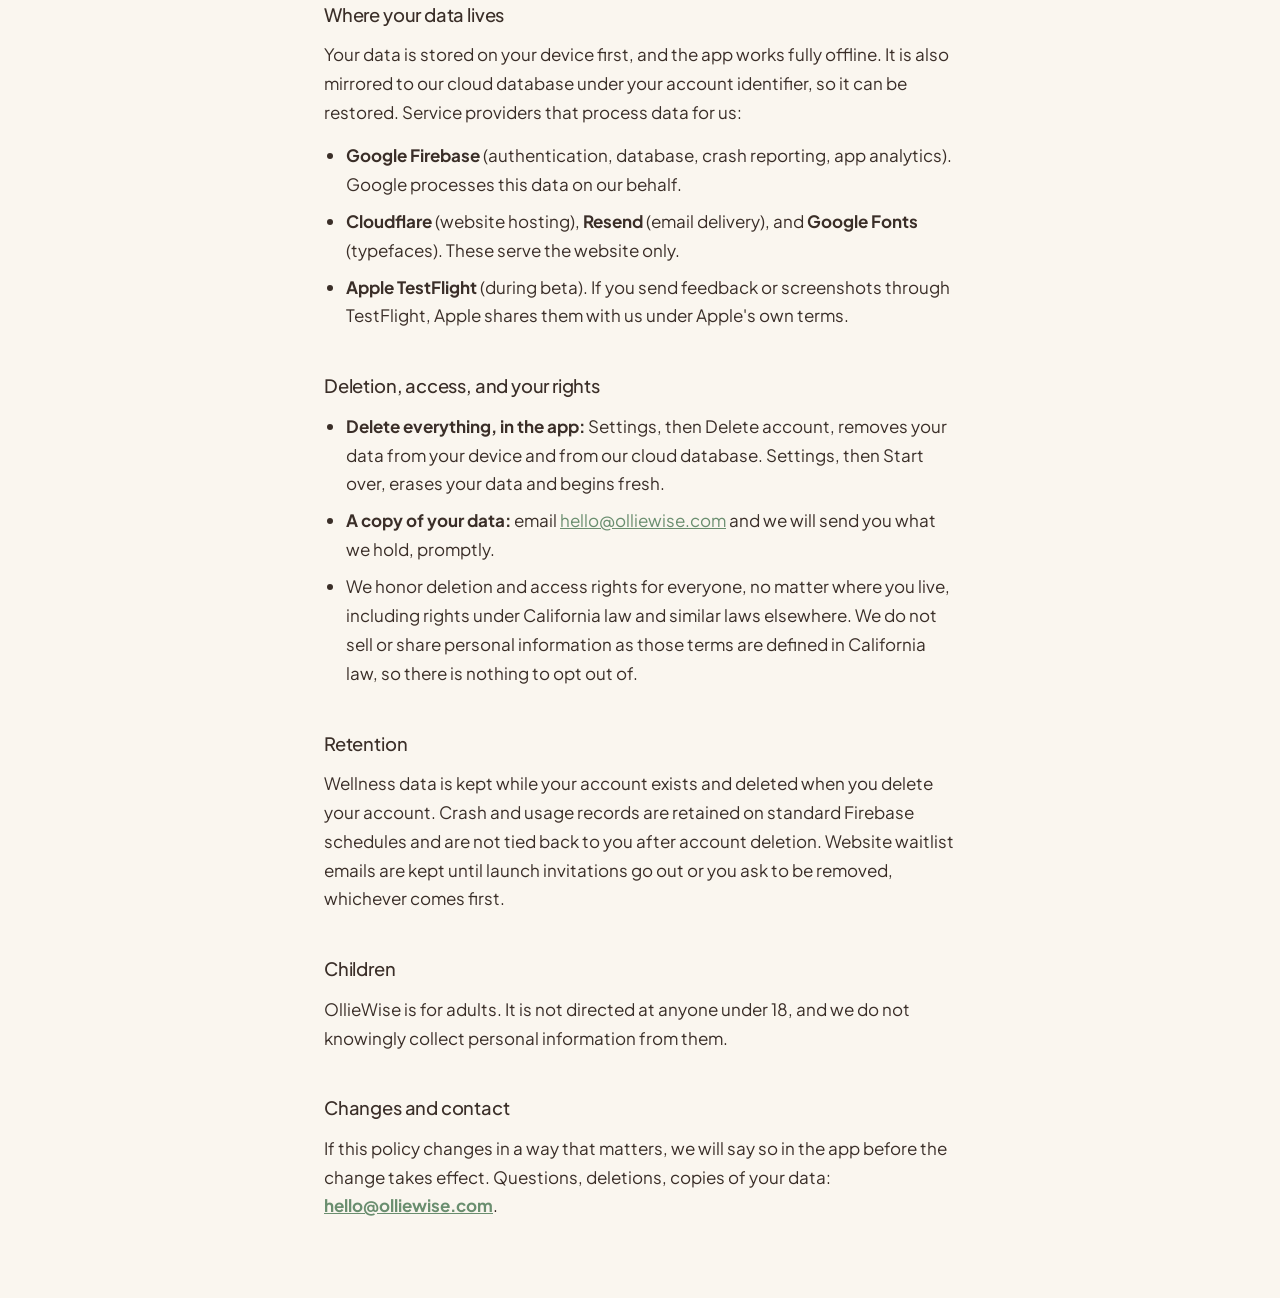
<file: privacy.html>
<!DOCTYPE html>
<html lang="en">
<head>
<meta charset="UTF-8">
<meta name="viewport" content="width=device-width, initial-scale=1.0">
<title>Privacy Policy | OllieWise</title>
<meta name="robots" content="noindex">
<link rel="preconnect" href="https://fonts.googleapis.com">
<link rel="preconnect" href="https://fonts.gstatic.com" crossorigin>
<link href="https://fonts.googleapis.com/css2?family=Plus+Jakarta+Sans:ital,wght@0,400;0,500;0,600;0,700;0,800;1,400;1,500&display=swap" rel="stylesheet">
<style>
  :root {
    --canvas: #FAF6EF; --ink: #3A2E28; --ink-soft: #7A6E68;
    --cta: #6A8E6F; --warm: #F9F0DA;
  }
  * { margin: 0; padding: 0; box-sizing: border-box; }
  body {
    background: var(--canvas); color: var(--ink);
    font-family: 'Plus Jakarta Sans', -apple-system, 'Segoe UI', sans-serif;
    font-size: 17px; line-height: 1.7; -webkit-font-smoothing: antialiased;
  }
  .wrap { max-width: 680px; margin: 0 auto; padding: 24px 24px 64px; }
  .wordmark {
    font-family: 'Plus Jakarta Sans', sans-serif; font-size: 1.3rem;
    font-weight: 700; letter-spacing: -0.02em; color: var(--ink);
    text-decoration: none; display: inline-block; margin-bottom: 40px;
  }
  .wordmark span { color: var(--cta); }
  h1 { font-family: 'Plus Jakarta Sans', sans-serif; font-size: 1.9rem; margin-bottom: 6px; letter-spacing: -0.02em; }
  .date { color: var(--ink-soft); font-size: 0.9rem; margin-bottom: 32px; }
  h2 { font-family: 'Plus Jakarta Sans', sans-serif; font-size: 1.15rem; font-weight: 500; margin: 40px 0 10px; letter-spacing: -0.01em; }
  p { margin-bottom: 14px; }
  a { color: var(--cta); }
  .box { background: var(--warm); border-radius: 14px; padding: 16px 20px; margin: 20px 0; font-size: 0.95rem; }
  ul { margin: 0 0 14px 22px; }
  li { margin-bottom: 8px; }
</style>
</head>
<body>
<div class="wrap">
  <a class="wordmark" href="/">Ollie<span>Wise</span></a>

  <h1>Privacy Policy</h1>
  <p class="date">Effective October 1, 2026 · OllieWise LLC ("OllieWise", "we")</p>
  <p>OllieWise is a private wellness companion. This policy covers the OllieWise app and olliewise.com. The short version: your answers stay yours, we do not sell data, we do not run ads, and you can delete everything from inside the app.</p>
  <h2>What the app collects</h2>
  <p><strong>Wellness information you enter.</strong> OllieWise works by asking you about yourself. Your answers are what make the app work for you.</p>
  <ul>
    <li>Onboarding answers: body characteristics, digestion and appetite, energy, sleep patterns, stress response, current symptoms, and daily life context (available time, daily rhythm, cooking access).</li>
    <li>Ongoing checks: daily habit logs, a nightly mind check, and periodic sleep and wellness questionnaires.</li>
    <li>What we derive from your answers: your constitutional profile, readings of your current state, and your personalized habit plan.</li>
  </ul>
  <p>This is health related information. <strong>We never use it for advertising, never sell it, and never share it except with the service providers below, who process it only on our instructions.</strong></p>
  <p><strong>Account information.</strong> The app creates an anonymous account automatically so your data can be restored if you reinstall or change devices. You can choose to link an email address or Apple ID to sign in on another device.</p>
  <p><strong>Technical information.</strong> Crash reports (device model, OS version, and the technical state of the app when it crashed) and app usage events (which features are used, including summary results of your assessments) tied to your anonymous account identifier. We use these only to fix problems and improve the app.</p>
  <p><strong>Approximate location, if you allow it.</strong> The app uses your approximate location to work out your climate zone and season. It keeps the climate zone, the hemisphere, and a latitude rounded to a whole degree. It never stores a precise location.</p>
  <p><strong>What we do NOT collect:</strong> your name (unless you email us), precise location, contacts, photos, or advertising identifiers. We run no advertising trackers or pixels anywhere.</p>
  <h2>What the website collects</h2>
  <p><strong>Waitlist email.</strong> If you join the waitlist on olliewise.com, we store the email address you submit, the time you submitted it, and whether you use an iPhone or an Android phone if you tell us. We use it to send a welcome note and to tell you when OllieWise opens. Giving it is voluntary.</p>
  <p><strong>Basic technical data.</strong> Our hosting provider processes standard connection information, such as IP address, to serve pages securely and prevent abuse. The website runs no analytics trackers and sets no cookies.</p>
  <h2>Where your data lives</h2>
  <p>Your data is stored on your device first, and the app works fully offline. It is also mirrored to our cloud database under your account identifier, so it can be restored. Service providers that process data for us:</p>
  <ul>
    <li><strong>Google Firebase</strong> (authentication, database, crash reporting, app analytics). Google processes this data on our behalf.</li>
    <li><strong>Cloudflare</strong> (website hosting), <strong>Resend</strong> (email delivery), and <strong>Google Fonts</strong> (typefaces). These serve the website only.</li>
    <li><strong>Apple TestFlight</strong> (during beta). If you send feedback or screenshots through TestFlight, Apple shares them with us under Apple's own terms.</li>
  </ul>
  <h2>Deletion, access, and your rights</h2>
  <ul>
    <li><strong>Delete everything, in the app:</strong> Settings, then Delete account, removes your data from your device and from our cloud database. Settings, then Start over, erases your data and begins fresh.</li>
    <li><strong>A copy of your data:</strong> email <a href="mailto:hello@olliewise.com">hello@olliewise.com</a> and we will send you what we hold, promptly.</li>
    <li>We honor deletion and access rights for everyone, no matter where you live, including rights under California law and similar laws elsewhere. We do not sell or share personal information as those terms are defined in California law, so there is nothing to opt out of.</li>
  </ul>
  <h2>Retention</h2>
  <p>Wellness data is kept while your account exists and deleted when you delete your account. Crash and usage records are retained on standard Firebase schedules and are not tied back to you after account deletion. Website waitlist emails are kept until launch invitations go out or you ask to be removed, whichever comes first.</p>
  <h2>Children</h2>
  <p>OllieWise is for adults. It is not directed at anyone under 18, and we do not knowingly collect personal information from them.</p>
  <h2>Changes and contact</h2>
  <p>If this policy changes in a way that matters, we will say so in the app before the change takes effect. Questions, deletions, copies of your data: <strong><a href="mailto:hello@olliewise.com">hello@olliewise.com</a></strong>.</p>
</div>
</body>
</html>
</file>
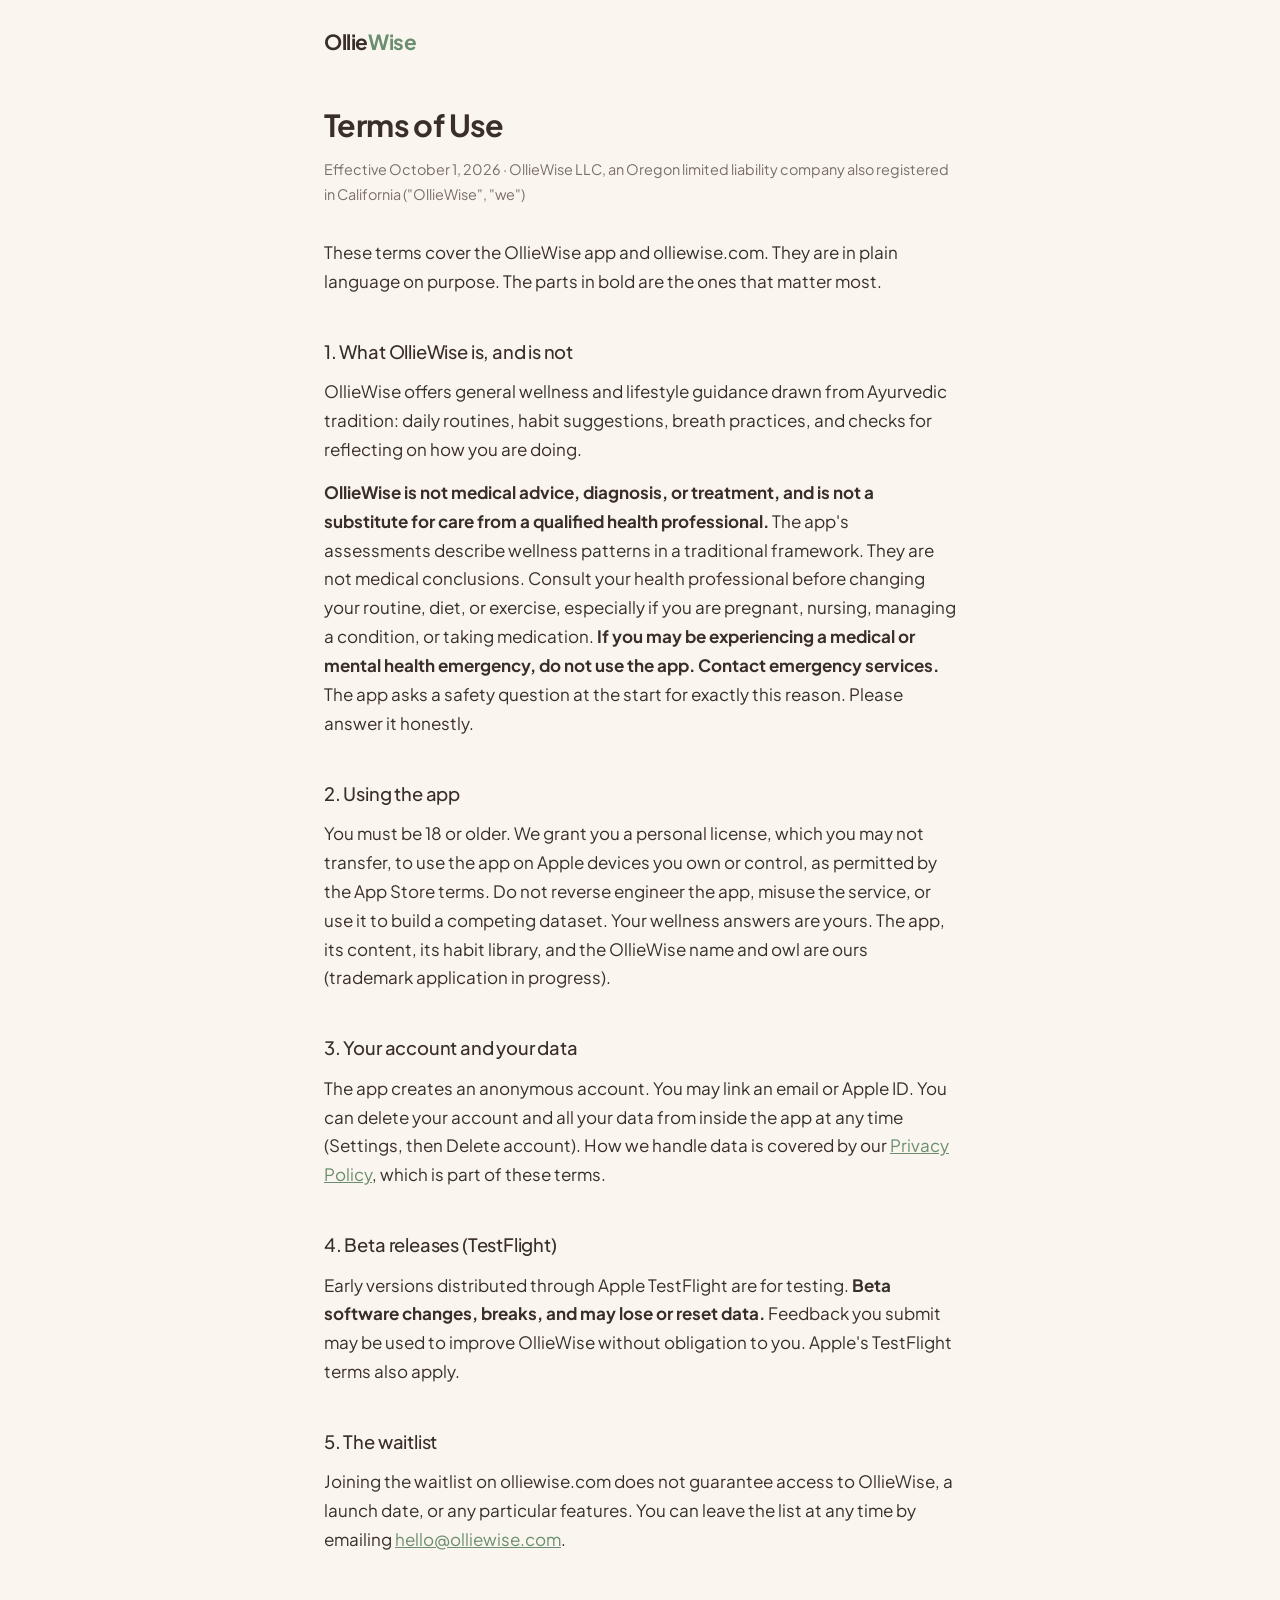
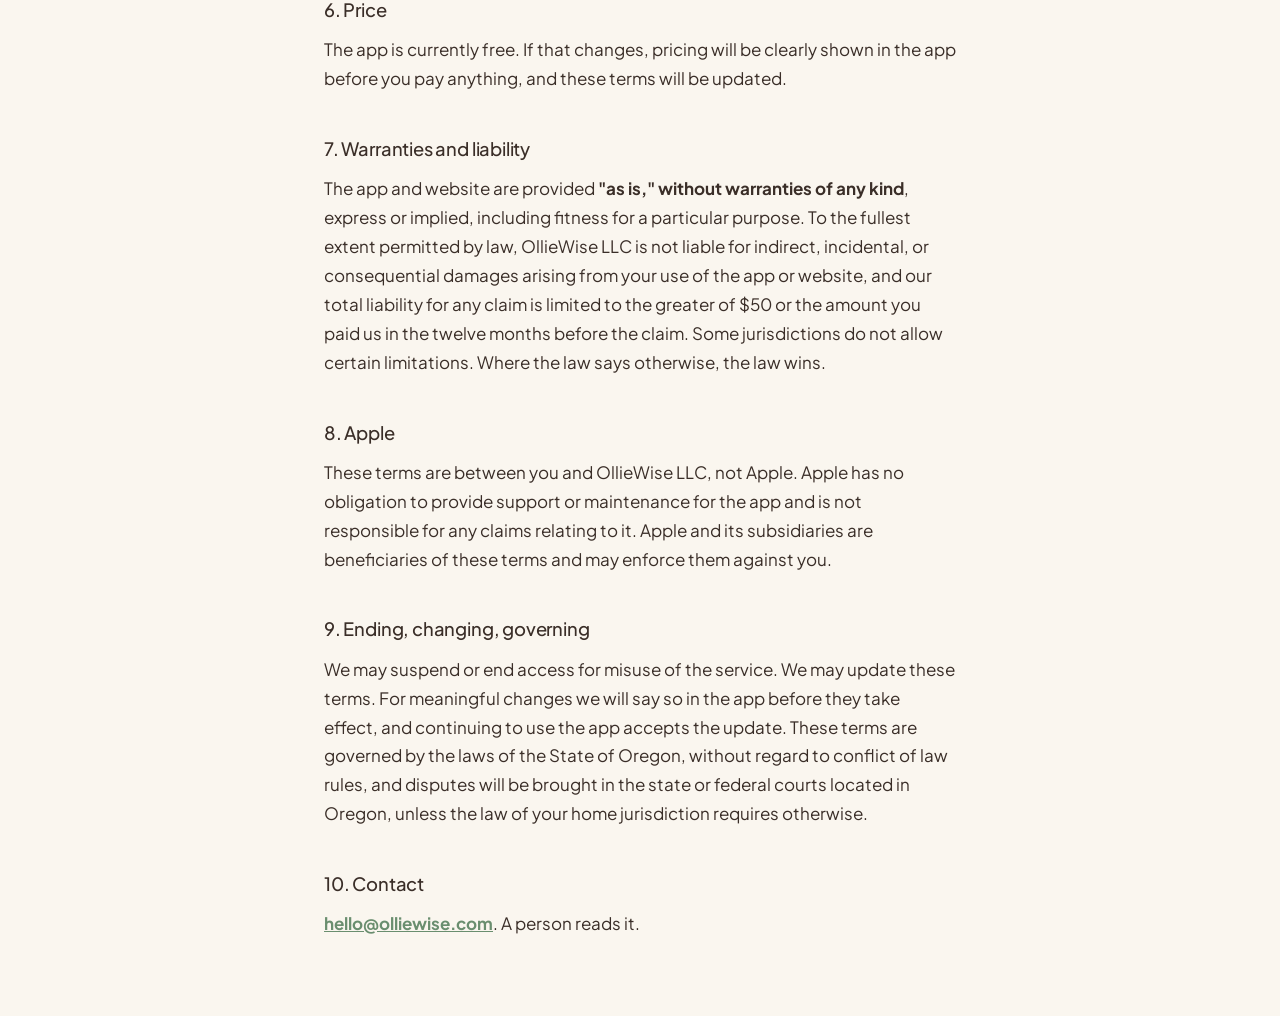
<file: terms.html>
<!DOCTYPE html>
<html lang="en">
<head>
<meta charset="UTF-8">
<meta name="viewport" content="width=device-width, initial-scale=1.0">
<title>Terms of Use | OllieWise</title>
<meta name="robots" content="noindex">
<link rel="preconnect" href="https://fonts.googleapis.com">
<link rel="preconnect" href="https://fonts.gstatic.com" crossorigin>
<link href="https://fonts.googleapis.com/css2?family=Plus+Jakarta+Sans:ital,wght@0,400;0,500;0,600;0,700;0,800;1,400;1,500&display=swap" rel="stylesheet">
<style>
  :root {
    --canvas: #FAF6EF; --ink: #3A2E28; --ink-soft: #7A6E68;
    --cta: #6A8E6F; --warm: #F9F0DA;
  }
  * { margin: 0; padding: 0; box-sizing: border-box; }
  body {
    background: var(--canvas); color: var(--ink);
    font-family: 'Plus Jakarta Sans', -apple-system, 'Segoe UI', sans-serif;
    font-size: 17px; line-height: 1.7; -webkit-font-smoothing: antialiased;
  }
  .wrap { max-width: 680px; margin: 0 auto; padding: 24px 24px 64px; }
  .wordmark {
    font-family: 'Plus Jakarta Sans', sans-serif; font-size: 1.3rem;
    font-weight: 700; letter-spacing: -0.02em; color: var(--ink);
    text-decoration: none; display: inline-block; margin-bottom: 40px;
  }
  .wordmark span { color: var(--cta); }
  h1 { font-family: 'Plus Jakarta Sans', sans-serif; font-size: 1.9rem; margin-bottom: 6px; letter-spacing: -0.02em; }
  .date { color: var(--ink-soft); font-size: 0.9rem; margin-bottom: 32px; }
  h2 { font-family: 'Plus Jakarta Sans', sans-serif; font-size: 1.15rem; font-weight: 500; margin: 40px 0 10px; letter-spacing: -0.01em; }
  p { margin-bottom: 14px; }
  a { color: var(--cta); }
  .box { background: var(--warm); border-radius: 14px; padding: 16px 20px; margin: 20px 0; font-size: 0.95rem; }
  ul { margin: 0 0 14px 22px; }
  li { margin-bottom: 8px; }
</style>
</head>
<body>
<div class="wrap">
  <a class="wordmark" href="/">Ollie<span>Wise</span></a>

  <h1>Terms of Use</h1>
  <p class="date">Effective October 1, 2026 · OllieWise LLC, an Oregon limited liability company also registered in California ("OllieWise", "we")</p>
  <p>These terms cover the OllieWise app and olliewise.com. They are in plain language on purpose. The parts in bold are the ones that matter most.</p>
  <h2>1. What OllieWise is, and is not</h2>
  <p>OllieWise offers general wellness and lifestyle guidance drawn from Ayurvedic tradition: daily routines, habit suggestions, breath practices, and checks for reflecting on how you are doing.</p>
  <p><strong>OllieWise is not medical advice, diagnosis, or treatment, and is not a substitute for care from a qualified health professional.</strong> The app's assessments describe wellness patterns in a traditional framework. They are not medical conclusions. Consult your health professional before changing your routine, diet, or exercise, especially if you are pregnant, nursing, managing a condition, or taking medication. <strong>If you may be experiencing a medical or mental health emergency, do not use the app. Contact emergency services.</strong> The app asks a safety question at the start for exactly this reason. Please answer it honestly.</p>
  <h2>2. Using the app</h2>
  <p>You must be 18 or older. We grant you a personal license, which you may not transfer, to use the app on Apple devices you own or control, as permitted by the App Store terms. Do not reverse engineer the app, misuse the service, or use it to build a competing dataset. Your wellness answers are yours. The app, its content, its habit library, and the OllieWise name and owl are ours (trademark application in progress).</p>
  <h2>3. Your account and your data</h2>
  <p>The app creates an anonymous account. You may link an email or Apple ID. You can delete your account and all your data from inside the app at any time (Settings, then Delete account). How we handle data is covered by our <a href="/privacy">Privacy Policy</a>, which is part of these terms.</p>
  <h2>4. Beta releases (TestFlight)</h2>
  <p>Early versions distributed through Apple TestFlight are for testing. <strong>Beta software changes, breaks, and may lose or reset data.</strong> Feedback you submit may be used to improve OllieWise without obligation to you. Apple's TestFlight terms also apply.</p>
  <h2>5. The waitlist</h2>
  <p>Joining the waitlist on olliewise.com does not guarantee access to OllieWise, a launch date, or any particular features. You can leave the list at any time by emailing <a href="mailto:hello@olliewise.com">hello@olliewise.com</a>.</p>
  <h2>6. Price</h2>
  <p>The app is currently free. If that changes, pricing will be clearly shown in the app before you pay anything, and these terms will be updated.</p>
  <h2>7. Warranties and liability</h2>
  <p>The app and website are provided <strong>"as is," without warranties of any kind</strong>, express or implied, including fitness for a particular purpose. To the fullest extent permitted by law, OllieWise LLC is not liable for indirect, incidental, or consequential damages arising from your use of the app or website, and our total liability for any claim is limited to the greater of $50 or the amount you paid us in the twelve months before the claim. Some jurisdictions do not allow certain limitations. Where the law says otherwise, the law wins.</p>
  <h2>8. Apple</h2>
  <p>These terms are between you and OllieWise LLC, not Apple. Apple has no obligation to provide support or maintenance for the app and is not responsible for any claims relating to it. Apple and its subsidiaries are beneficiaries of these terms and may enforce them against you.</p>
  <h2>9. Ending, changing, governing</h2>
  <p>We may suspend or end access for misuse of the service. We may update these terms. For meaningful changes we will say so in the app before they take effect, and continuing to use the app accepts the update. These terms are governed by the laws of the State of Oregon, without regard to conflict of law rules, and disputes will be brought in the state or federal courts located in Oregon, unless the law of your home jurisdiction requires otherwise.</p>
  <h2>10. Contact</h2>
  <p><strong><a href="mailto:hello@olliewise.com">hello@olliewise.com</a></strong>. A person reads it.</p>
</div>
</body>
</html>
</file>
